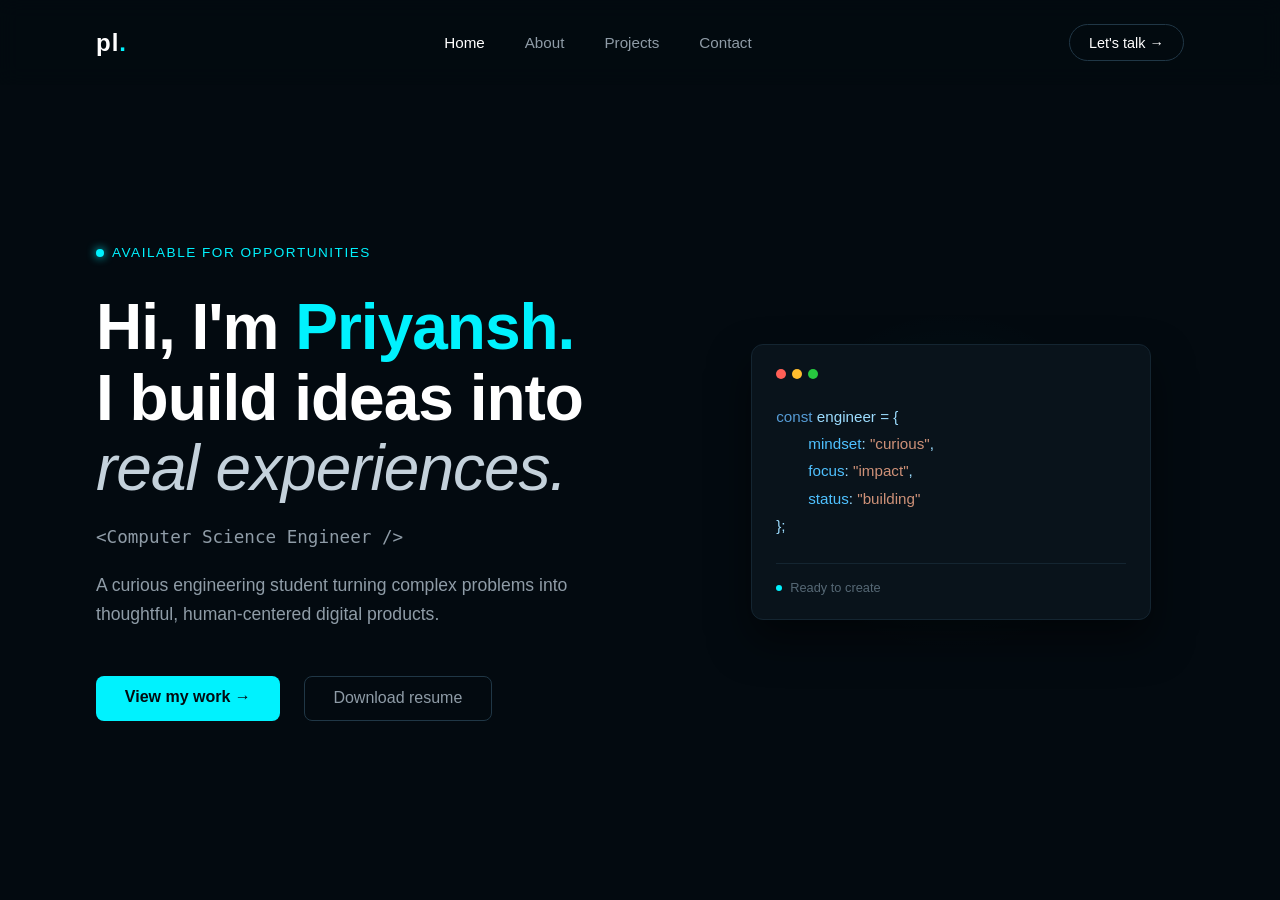
<file: index.html>
<!DOCTYPE html>
<html lang="en">
<head>
    <meta charset="UTF-8">
    <meta name="viewport" content="width=device-width, initial-scale=1.0">
    <title>Priyansh | Portfolio</title>
    <link rel="stylesheet" href="style.css">
</head>
<body>

    <!-- NAVBAR SECTION -->
    <nav class="navbar">
        <div class="logo">pl<span>.</span></div>
        <ul class="nav-links">
            <li><a href="#home" class="active">Home</a></li>
           <li><a href="about.html">About</a></li>
            <li><a href="projects.html">Projects</a></li>
            <li><a href="contact.html">Contact</a></li>
        </ul>
        <a href="https://wa.me/7224055132"   target="_blank"  class="btn-talk">Let's talk &rarr;</a>
    </nav>

    <!-- HERO SECTION -->
    <section id="home" class="hero-container">
        
        <!-- Left Content -->
        <div class="hero-content">
            <div class="badge">
                <span class="dot"></span> Available for opportunities
            </div>
            <h1>Hi, I'm <span class="accent-text">Priyansh.</span><br>I build ideas into <span class="italic-text">real experiences.</span></h1>
            <div class="tagline">&lt;Computer Science Engineer /&gt;</div>
            <p class="description">A curious engineering student turning complex problems into thoughtful, human-centered digital products.</p>
            
            <div class="cta-buttons">
                <a href="projects.html" class="btn-primary">View my work &rarr;</a>
                <a href="Priyansh_Lowanshi_Resume.pdf" class="btn-secondary" download>Download resume</a>
            </div>
        </div>

        <!-- Right Visual (Code Editor Windows) -->
        <div class="hero-visual">
            <div class="circle-bg"></div>
            <div class="code-box">
                <div class="code-header">
                    <span class="dot-win red"></span>
                    <span class="dot-win yellow"></span>
                    <span class="dot-win green"></span>
                </div>
                <div class="code-body">
                    <p><span class="keyword">const</span> <span class="variable">engineer</span> = {</p>
                    <p class="indent"><span class="property">mindset</span>: <span class="string">"curious"</span>,</p>
                    <p class="indent"><span class="property">focus</span>: <span class="string">"impact"</span>,</p>
                    <p class="indent"><span class="property">status</span>: <span class="string">"building"</span></p>
                    <p>};</p>
                </div>
                <div class="code-footer">
                    <span class="dot-footer"></span> Ready to create
                </div>
            </div>
        </div>

    </section>

  


</body>
</html>
</file>
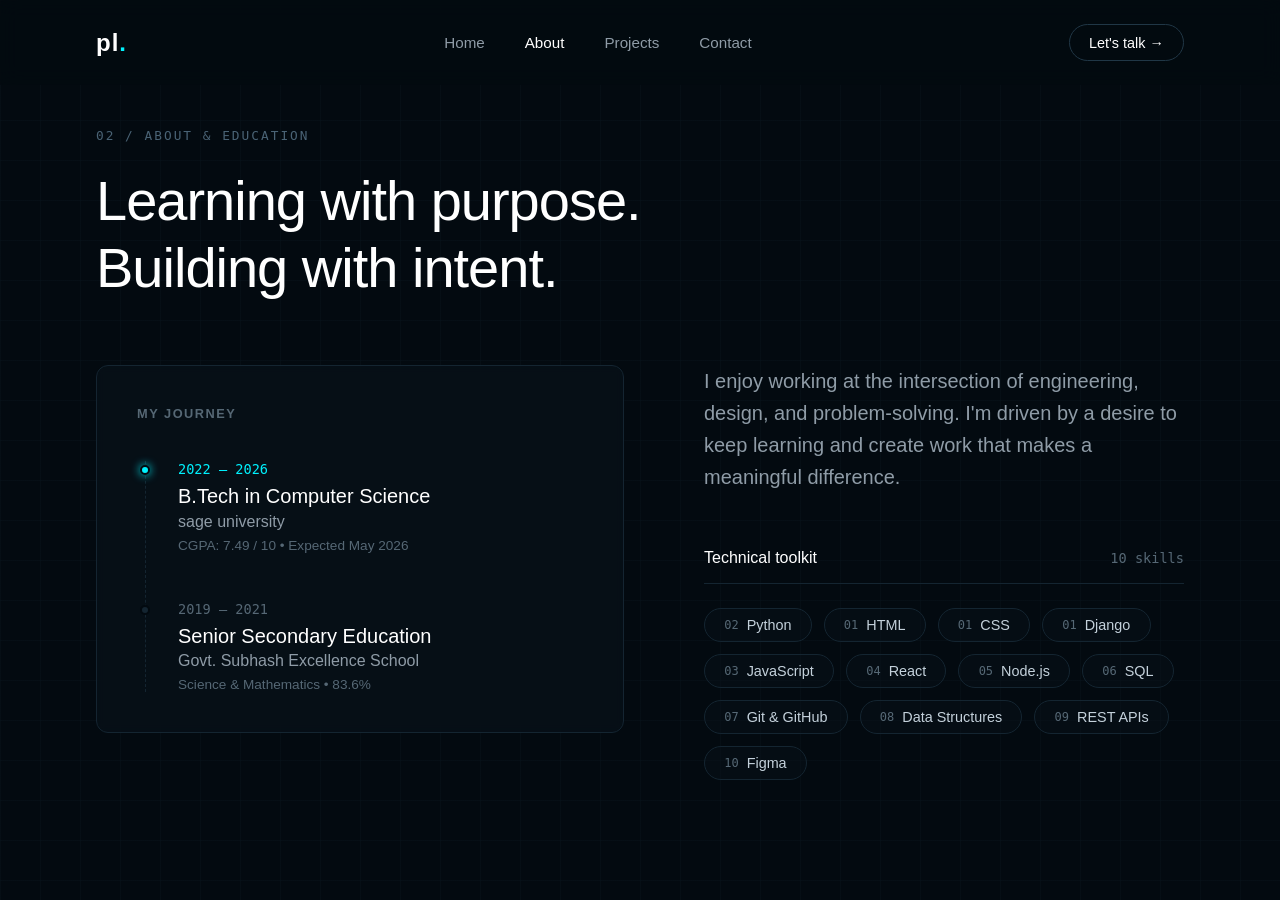
<file: about.html>
<!DOCTYPE html>
<html lang="en">
<head>
    <meta charset="UTF-8">
    <meta name="viewport" content="width=device-width, initial-scale=1.0">
    <title>Priyansh | Portfolio</title>
    <link rel="stylesheet" href="style.css">
</head>
<body>

    <!-- NAVBAR SECTION -->
    <nav class="navbar">
        <div class="logo">pl<span>.</span></div>
        <ul class="nav-links">
            <li><a href="index.html" >Home</a></li>
            <li><a href="about.html" class="active">About</a></li>
            <li><a href="projects.html">Projects</a></li>
            <li><a href="contact.html">Contact</a></li>
        </ul>
        <a href="https://wa.me/7224055132"   target="_blank"  class="btn-talk">Let's talk &rarr;</a>
    </nav>


    <!-- PAGE 2: ABOUT & EDUCATION SECTION -->
<section id="about" class="about-page-container">
    
    <!-- Top Sub-heading -->
    <div class="page-badge">02 / ABOUT & EDUCATION</div>
    
    <!-- Main Big Heading -->
    <h1 class="about-main-heading">Learning with purpose.<br>Building with intent.</h1>

    <!-- Two Column Layout -->
    <div class="about-grid-layout">
        
        <!-- Left Column: Education Timeline (My Journey Card) -->
        <div class="journey-card">
            <div class="card-header-text">MY JOURNEY</div>
            
            <div class="timeline">
                <!-- Education Item 1 -->
                <div class="timeline-item">
                    <div class="timeline-dot-active"></div>
                    <div class="timeline-date-active">2022 — 2026</div>
                    <h3 class="edu-title">B.Tech in Computer Science</h3>
                    <p class="edu-sub">sage university</p>
                    <p class="edu-meta">CGPA: 7.49 / 10 • Expected May 2026</p>
                </div>
                
                <!-- Education Item 2 -->
                <div class="timeline-item">
                    <div class="timeline-dot"></div>
                    <div class="timeline-date">2019 — 2021</div>
                    <h3 class="edu-title">Senior Secondary Education</h3>
                    <p class="edu-sub">Govt. Subhash Excellence School</p>
                    <p class="edu-meta">Science & Mathematics • 83.6%</p>
                </div>
            </div>
        </div>

        <!-- Right Column: Paragraph and Skills Toolkit -->
        <div class="skills-info-column">
            <p class="about-bio-text">
                I enjoy working at the intersection of engineering, design, and problem-solving. I'm driven by a desire to keep learning and create work that makes a meaningful difference.
            </p>

            <!-- Technical Toolkit Area -->
            <div class="toolkit-section">
                <div class="toolkit-header">
                    <span class="toolkit-title">Technical toolkit</span>
                    <span class="skills-count">10 skills</span>
                </div>

                <!-- Skills Tags Grid -->
                <div class="skills-tags-container">
                    
                    <span class="skill-tag"><span>02</span> Python</span>
                    <span class="skill-tag"><span>01</span> HTML</span>
                    <span class="skill-tag"><span>01</span> CSS</span>
                    <span class="skill-tag"><span>01</span> Django</span>                     
                    <span class="skill-tag"><span>03</span> JavaScript</span>
                    <span class="skill-tag"><span>04</span> React</span>
                    <span class="skill-tag"><span>05</span> Node.js</span>
                    <span class="skill-tag"><span>06</span> SQL</span>
                    <span class="skill-tag"><span>07</span> Git & GitHub</span>
                    <span class="skill-tag"><span>08</span> Data Structures</span>
                    <span class="skill-tag"><span>09</span> REST APIs</span>
                    <span class="skill-tag"><span>10</span> Figma</span>

                </div>
            </div>
        </div>

    </div>
</section>




</body>
</html>
</file>
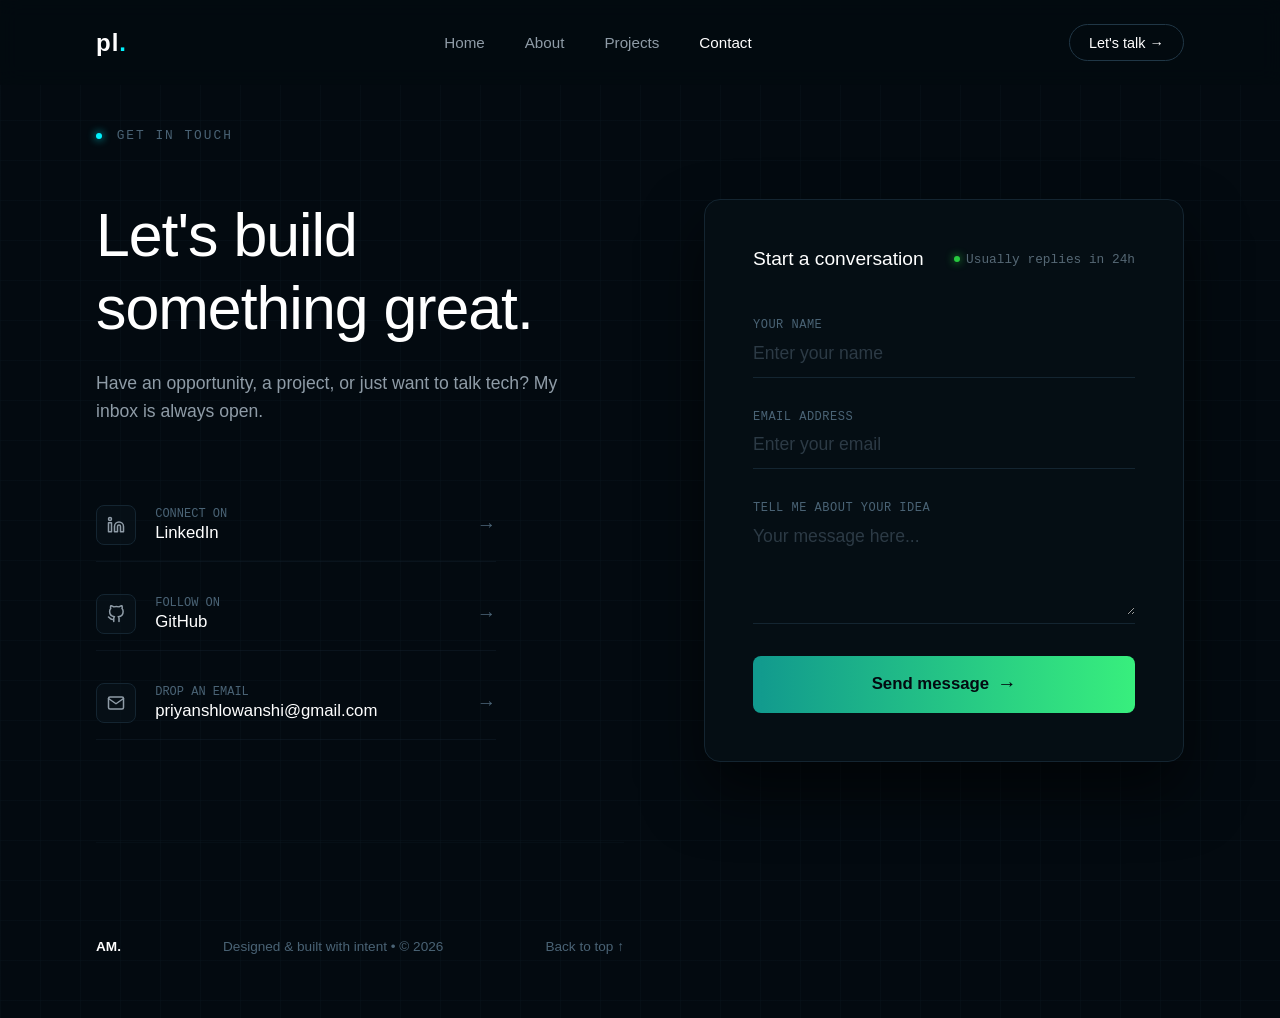
<file: contact.html>
<!DOCTYPE html>
<html lang="en">
<head>
    <meta charset="UTF-8">
    <meta name="viewport" content="width=device-width, initial-scale=1.0">
    <title>Priyansh | Portfolio</title>
    <link rel="stylesheet" href="style.css">
</head>
<body>

    <!-- NAVBAR SECTION -->
    <nav class="navbar">
        <div class="logo">pl<span>.</span></div>
        <ul class="nav-links">
            <li><a href="index.html">Home</a></li>
           <li><a href="about.html">About</a></li>
            <li><a href="projects.html">Projects</a></li>
            <li><a href="contact.html" class="active">Contact</a></li>
        </ul>
        <a href="https://wa.me/7224055132"   target="_blank"  class="btn-talk">Let's talk &rarr;</a>
        </nav>


<!-- ==================== PAGE 4: CONTACT SECTION ==================== -->
<section id="contact" class="about-page-container">
    
    <!-- Top Sub-heading -->
    <div class="page-badge"><span class="dot" style="display:inline-block; width:6px; height:6px; background-color:#00f2fe; border-radius:50%; margin-right:5px; box-shadow:0 0 8px #00f2fe;"></span> GET IN TOUCH</div>
    
    <!-- Main Content Grid -->
    <div class="about-grid-layout" style="margin-top: 2rem;">
        
        <!-- Left Column: Social Links & Email -->
        <div class="contact-left-links">
            <h1 class="about-main-heading" style="margin-bottom: 1.5rem; font-size: 3.8rem;">Let's build<br>something great.</h1>
            <p class="description" style="margin-bottom: 4rem;">Have an opportunity, a project, or just want to talk tech? My inbox is always open.</p>
            
            <!-- Social Rows -->
            <div class="social-rows-container">
                <!-- LinkedIn -->
                <a href="www.linkedin.com/in/priyansh-lowanshi-b2816832b" class="social-row">
                    <div class="social-icon-box">
                        <svg width="18" height="18" viewBox="0 0 24 24" fill="none" stroke="currentColor" stroke-width="2" stroke-linecap="round" stroke-linejoin="round"><path d="M16 8a6 6 0 0 1 6 6v7h-4v-7a2 2 0 0 0-2-2 2 2 0 0 0-2 2v7h-4v-7a6 6 0 0 1 6-6z"></path><rect x="2" y="9" width="4" height="12"></rect><circle cx="4" cy="4" r="2"></circle></svg>
                    </div>
                    <div class="social-text">
                        <span class="social-label">Connect on</span>
                        <span class="social-name">LinkedIn</span>
                    </div>
                    <span class="social-arrow">&rarr;</span>
                </a>

                <!-- GitHub -->
                <a href="https://github.com/priyanshlowanshi-oss" class="social-row">
                    <div class="social-icon-box">
                        <svg width="18" height="18" viewBox="0 0 24 24" fill="none" stroke="currentColor" stroke-width="2" stroke-linecap="round" stroke-linejoin="round"><path d="M9 19c-5 1.5-5-2.5-7-3m14 6v-3.87a3.37 3.37 0 0 0-.94-2.61c3.14-.35 6.44-1.54 6.44-7A5.44 5.44 0 0 0 20 4.77 5.07 5.07 0 0 0 19.91 1S18.73.65 16 2.48a13.38 13.38 0 0 0-7 0C6.27.65 5.09 1 5.09 1A5.07 5.07 0 0 0 5 4.77a5.44 5.44 0 0 0-1.5 3.78c0 5.42 3.3 6.61 6.44 7A3.37 3.37 0 0 0 9 18.13V22"></path></svg>
                    </div>
                    <div class="social-text">
                        <span class="social-label">Follow on</span>
                        <span class="social-name">GitHub</span>
                    </div>
                    <span class="social-arrow">&rarr;</span>
                </a>

                <!-- Email -->
                <a href="mailto:priyanshlowanshi@gmail.com" class="social-row">
                    <div class="social-icon-box">
                        <svg width="18" height="18" viewBox="0 0 24 24" fill="none" stroke="currentColor" stroke-width="2" stroke-linecap="round" stroke-linejoin="round"><path d="M4 4h16c1.1 0 2 .9 2 2v12c0 1.1-.9 2-2 2H4c-1.1 0-2-.9-2-2V6c0-1.1.9-2 2-2z"></path><polyline points="22,6 12,13 2,6"></polyline></svg>
                    </div>
                    <div class="social-text">
                        <span class="social-label">Drop an email</span>
                        <span class="social-name">priyanshlowanshi@gmail.com</span>
                    </div>
                    <span class="social-arrow">&rarr;</span>
                </a>
            </div>
        </div>


<!-- Right Column: Premium Contact Box Form -->
<div class="contact-form-card">

    <div class="form-card-header">
        <span class="form-title">Start a conversation</span>

        <span class="form-status-tag">
            <span class="status-dot"></span>
            Usually replies in 24h
        </span>
    </div>

    <form action="https://api.web3forms.com/submit"
          method="POST"
          class="premium-interactive-form">

        <!-- Web3Forms Access Key -->
        <input type="hidden"
               name="access_key"
               value="bd349cba-bc21-42c0-b23c-d39bf526b432">


        <!-- Name -->
        <div class="interactive-form-group">
            <label for="name">Your name</label>
            <input type="text"
                   id="name"
                   name="name"
                   placeholder="Enter your name"
                   required>
        </div>

        <!-- Email -->
        <div class="interactive-form-group">
            <label for="email">Email address</label>
            <input type="email"
                   id="email"
                   name="email"
                   placeholder="Enter your email"
                   required>
        </div>

        <!-- Message -->
        <div class="interactive-form-group">
            <label for="message">Tell me about your idea</label>
            <textarea id="message"
                      rows="4"
                      name="message"
                      placeholder="Your message here..."
                      required></textarea>
        </div>

        <!-- Submit Button -->
        <button type="submit" class="form-submit-glow-btn">
            Send message <span class="btn-arrow">&rarr;</span>
        </button>

    </form>
</div>


               
    <!-- PRESET PREMIUM MINI FOOTER -->
    <div class="premium-footer-bar">
        <div class="footer-logo">AM.</div>
        <div class="footer-center-text">Designed & built with intent • © 2026</div>
        <a href="contact.html" class="back-to-top-link">Back to top &uarr;</a>
    </div>

</section>


</body>
</html>
</file>
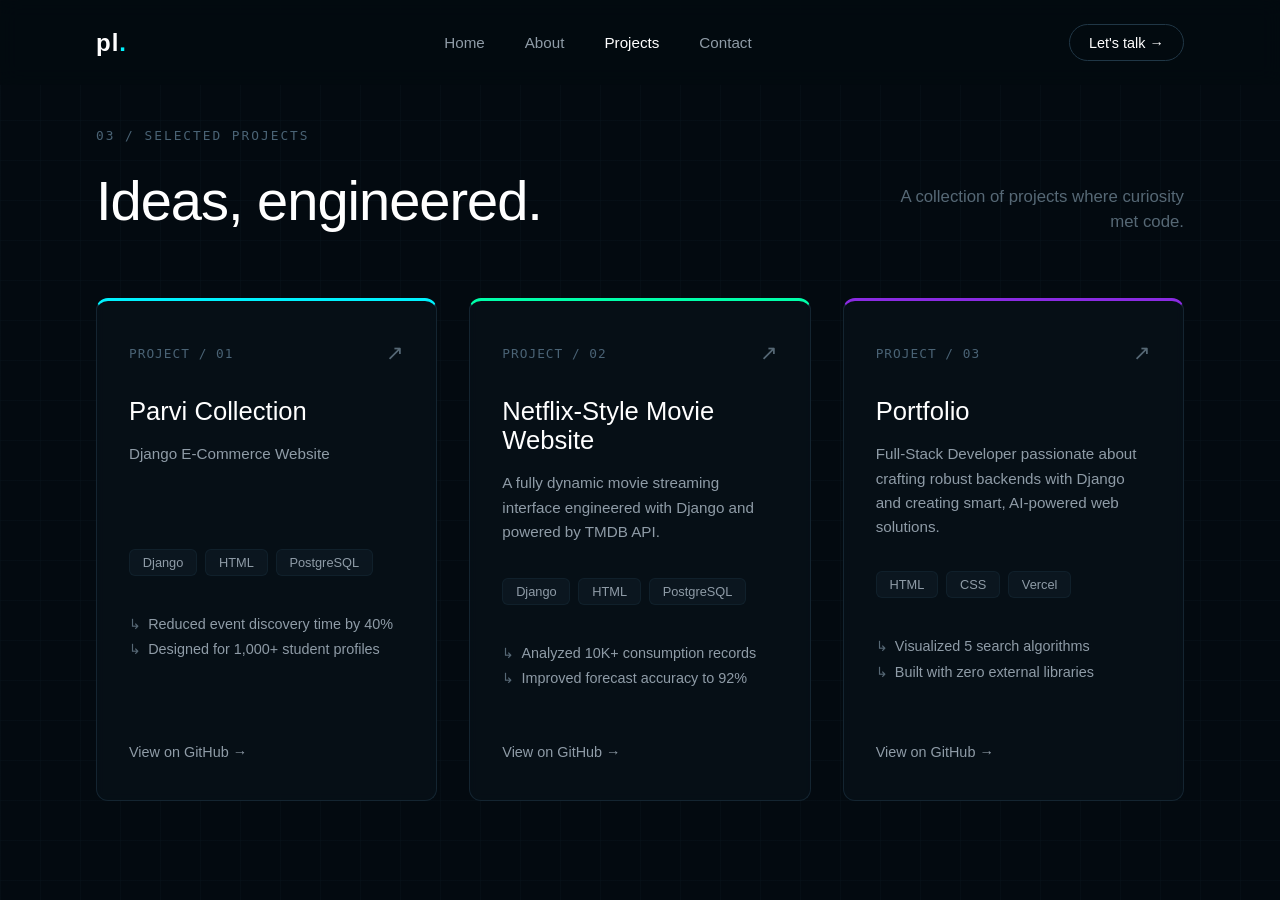
<file: projects.html>
<!DOCTYPE html>
<html lang="en">
<head>
    <meta charset="UTF-8">
    <meta name="viewport" content="width=device-width, initial-scale=1.0">
    <title>Priyansh | Portfolio</title>
    <link rel="stylesheet" href="style.css">
</head>
<body>

    <!-- NAVBAR SECTION -->
    <nav class="navbar">
        <div class="logo">pl<span>.</span></div>
        <ul class="nav-links">
            <li><a href="index.html">Home</a></li>
           <li><a href="about.html">About</a></li>
            <li><a href="projects.html" class="active">Projects</a></li>
            <li><a href="contact.html">Contact</a></li>
        </ul>
        <a href="https://wa.me/7224055132"   target="_blank"  class="btn-talk">Let's talk &rarr;</a>
    </nav>


<!-- ==================== PAGE 3: PROJECTS ==================== -->
<section id="projects" class="about-page-container">
    
    <!-- Top Sub-heading -->
    <div class="page-badge">03 / SELECTED PROJECTS</div>
    
    <!-- Main Header Grid -->
    <div class="projects-header-flex">
        <h1 class="about-main-heading" style="margin-bottom: 0;">Ideas, engineered.</h1>
        <p class="projects-sub-text">A collection of projects where curiosity<br>met code.</p>
    </div>

    <!-- 3-Column Projects Grid -->
    <div class="projects-triple-grid">
        
        <!-- Project 1: Campus Connect -->
        <div class="project-premium-card border-cyan">
            <div class="proj-card-top">
                <span class="proj-id">PROJECT / 01</span>
                <a href="https://parvicollection.onrender.com/" class="proj-arrow-link">&nearr;</a>
            </div>
            <h2 class="proj-main-title">Parvi Collection</h2>
            <p class="proj-desc-text">  Django E-Commerce Website</p>
            
            <div class="proj-tech-pills">
                <span>Django</span>
                <span>HTML</span>
                <span>PostgreSQL</span>
            </div>
            
            <ul class="proj-bullet-metrics">
                <li>Reduced event discovery time by 40%</li>
                <li>Designed for 1,000+ student profiles</li>
            </ul>
            
            <a href="https://github.com/priyanshlowanshi-oss/parvicollection.git" class="github-footer-link">View on GitHub &rarr;</a>
        </div>

        <!-- Project 2: EcoTrack -->
        <div class="project-premium-card border-green">
            <div class="proj-card-top">
                <span class="proj-id">PROJECT / 02</span>
                <a href="https://github.com/priyanshlowanshi-oss/netflix.git" class="proj-arrow-link">&nearr;</a>
            </div>
            <h2 class="proj-main-title">Netflix-Style Movie Website</h2>
            <p class="proj-desc-text">A fully dynamic movie streaming interface engineered with Django and powered by TMDB API.</p>
            
            <div class="proj-tech-pills">
                <span>Django</span>
                <span>HTML</span>
                <span>PostgreSQL</span>
            </div>
            
            <ul class="proj-bullet-metrics">
                <li>Analyzed 10K+ consumption records</li>
                <li>Improved forecast accuracy to 92%</li>
            </ul>
            
            <a href="https://github.com/priyanshlowanshi-oss/netflix.git" class="github-footer-link">View on GitHub &rarr;</a>
        </div>

        <!-- Project 3: Pathfinding Visualizer -->
        <div class="project-premium-card border-purple">
            <div class="proj-card-top">
                <span class="proj-id">PROJECT / 03</span>
                <a href="https://portfoliyo-mauve.vercel.app/" class="proj-arrow-link">&nearr;</a>
            </div>
            <h2 class="proj-main-title">Portfolio </h2>
            <p class="proj-desc-text">Full-Stack Developer passionate about crafting robust backends with Django and creating smart, AI-powered web solutions.</p>
            
            <div class="proj-tech-pills">
                <span>HTML</span>
                <span>CSS</span>
                <span>Vercel</span>
            </div>
            
            <ul class="proj-bullet-metrics">
                <li>Visualized 5 search algorithms</li>
                <li>Built with zero external libraries</li>
            </ul>
            
            <a href="https://github.com/priyanshlowanshi-oss/portfoliyo.git" class="github-footer-link">View on GitHub &rarr;</a>
        </div>

    </div>
</section>



</body>
</html>
</file>
<file: style.css>
/* GENERAL STYLES */
* {
    margin: 0;
    padding: 0;
    box-sizing: border-box;
    font-family: 'Segoe UI', Arial, sans-serif;
    scroll-behavior: smooth;
}

body {
    background-color: #030a10; /* Dark premium background */
    color: #ffffff;
    min-height: 100vh;
    overflow-x: hidden;
}

/* NAVBAR */
.navbar {
    display: flex;
    justify-content: space-between;
    align-items: center;
    padding: 1.5rem 6rem;
    position: fixed;
    width: 100%;
    top: 0;
    z-index: 1000;
    background-color: rgba(3, 10, 16, 0.8);
    backdrop-filter: blur(10px);
}

.navbar .logo {
    font-size: 1.5rem;
    font-weight: 700;
    letter-spacing: 1px;
}

.navbar .logo span {
    color: #00f2fe;
}

.nav-links {
    display: flex;
    list-style: none;
    gap: 2.5rem;
}

.nav-links li a {
    color: #8f9ca7;
    text-decoration: none;
    font-size: 0.95rem;
    transition: color 0.3s;
}

.nav-links li a:hover, .nav-links li a.active {
    color: #ffffff;
}

.btn-talk {
    border: 1px solid #203746;
    padding: 0.6rem 1.2rem;
    border-radius: 20px;
    color: #ffffff;
    text-decoration: none;
    font-size: 0.9rem;
    transition: all 0.3s;
}

.btn-talk:hover {
    border-color: #00f2fe;
    color: #00f2fe;
}

/* HERO SECTION LAYOUT */
.hero-container {
    display: flex;
    align-items: center;
    justify-content: space-between;
    padding: 8rem 6rem 4rem 6rem;
    min-height: 100vh;
    gap: 4rem;
}

/* LEFT CONTENT */
.hero-content {
    flex: 1.2;
    max-width: 650px;
}

.badge {
    display: inline-flex;
    align-items: center;
    gap: 8px;
    color: #00f2fe;
    font-size: 0.85rem;
    text-transform: uppercase;
    letter-spacing: 1.5px;
    margin-bottom: 2rem;
}

.badge .dot {
    width: 8px;
    height: 8px;
    background-color: #00f2fe;
    border-radius: 5px;
    box-shadow: 0 0 10px #00f2fe;
}

.hero-content h1 {
    font-size: 4rem;
    font-weight: 600;
    line-height: 1.1;
    margin-bottom: 1.5rem;
    letter-spacing: -1px;
}

.accent-text {
    color: #00f2fe; /* Teal Accent Color */
}

.italic-text {
    font-style: italic;
    font-weight: 300;
    color: #c4d1db;
}

.tagline {
    color: #8f9ca7;
    font-family: monospace;
    font-size: 1.1rem;
    margin-bottom: 1.5rem;
}

.description {
    color: #8f9ca7;
    font-size: 1.1rem;
    line-height: 1.6;
    margin-bottom: 3rem;
    max-width: 500px;
}

/* BUTTONS */
.cta-buttons {
    display: flex;
    gap: 1.5rem;
}

.btn-primary {
    background-color: #00f2fe;
    color: #030a10;
    padding: 0.8rem 1.8rem;
    border-radius: 8px;
    text-decoration: none;
    font-weight: 600;
    transition: opacity 0.3s;
}

.btn-primary:hover {
    opacity: 0.9;
}

.btn-secondary {
    border: 1px solid #203746;
    color: #8f9ca7;
    padding: 0.8rem 1.8rem;
    border-radius: 8px;
    text-decoration: none;
    transition: all 0.3s;
}

.btn-secondary:hover {
    border-color: #ffffff;
    color: #ffffff;
}

/* RIGHT VISUAL (CODE BOX) */
.hero-visual {
    flex: 1;
    position: relative;
    display: flex;
    justify-content: center;
    align-items: center;
}

.circle-bg {
    position: absolute;
    width: 350px;
    height: 350px;
    background: radial-gradient(circle, rgba(0,242,254,0.05) 0%, rgba(3,10,16,0) 70%);
    border-radius: 50%;
    z-index: 1;
}

.code-box {
    background-color: #09131b;
    border: 1px solid #142531;
    border-radius: 12px;
    width: 100%;
    max-width: 400px;
    padding: 1.5rem;
    box-shadow: 0 20px 40px rgba(0,0,0,0.5);
    z-index: 2;
    font-family: 'Courier New', Courier, monospace;
}

.code-header {
    display: flex;
    gap: 6px;
    margin-bottom: 1.5rem;
}

.dot-win {
    width: 10px;
    height: 10px;
    border-radius: 50%;
}
.red { background-color: #ff5f56; }
.yellow { background-color: #ffbd2e; }
.green { background-color: #27c93f; }

.code-body {
    color: #9cdcfe;
    font-size: 0.95rem;
    line-height: 1.8;
    margin-bottom: 1.5rem;
}

.indent { padding-left: 2rem; }
.keyword { color: #569cd6; }
.variable { color: #9cdcfe; }
.property { color: #4fc1ff; }
.string { color: #ce9178; }

.code-footer {
    display: flex;
    align-items: center;
    gap: 8px;
    color: #566875;
    font-size: 0.8rem;
    border-top: 1px solid #142531;
    padding-top: 1rem;
}

.dot-footer {
    width: 6px;
    height: 6px;
    background-color: #00f2fe;
    border-radius: 50%;
}

/* RESPONSIVE MEDIA QUERIES (मोबाइल फ्रेंडली) */
@media (max-width: 1024px) {
    .navbar { padding: 1.5rem 2rem; }
    .hero-container { padding: 8rem 2rem 4rem 2rem; gap: 2rem; }
    .hero-content h1 { font-size: 3rem; }
}

@media (max-width: 768px) {
    .navbar .nav-links, .btn-talk { display: none; } /* सिम्पल रखने के लिए मोबाइल पर लिंक्स हाइड किए */
    .hero-container { flex-direction: column; text-align: center; justify-content: center; padding-top: 6rem; }
    .hero-content { display: flex; flex-direction: column; align-items: center; }
    .description { max-width: 100%; }
    .cta-buttons { width: 100%; justify-content: center; }
    .hero-visual { width: 100%; margin-top: 2rem; }
}





/* ===================================================
   PAGE 2: ABOUT & EDUCATION SECTION STYLES
   =================================================== */

.about-page-container {
    padding: 8rem 6rem 4rem 6rem;
    min-height: 100vh;
    display: flex;
    flex-direction: column;
    background-color: #030a10;
    /* Background Grid Blueprint Lines Layout */
    background-image: 
        linear-gradient(rgba(20, 37, 49, 0.15) 1px, transparent 1px),
        linear-gradient(90deg, rgba(20, 37, 49, 0.15) 1px, transparent 1px);
    background-size: 40px 40px;
}

.page-badge {
    color: #4a6375;
    font-size: 0.8rem;
    font-family: monospace;
    letter-spacing: 2px;
    margin-bottom: 1.5rem;
}

.about-main-heading {
    font-size: 3.5rem;
    font-weight: 500;
    line-height: 1.2;
    color: #ffffff;
    margin-bottom: 4rem;
    letter-spacing: -1px;
}

/* GRID LAYOUT FOR TWO COLUMNS */
.about-grid-layout {
    display: grid;
    grid-template-columns: 1.1fr 1fr;
    gap: 5rem;
    align-items: start;
}

/* LEFT COLUMN - MY JOURNEY CARD */
.journey-card {
    background-color: rgba(9, 19, 27, 0.6);
    border: 1px solid #142531;
    border-radius: 12px;
    padding: 2.5rem;
    backdrop-filter: blur(5px);
}

.card-header-text {
    font-size: 0.8rem;
    color: #566875;
    letter-spacing: 1.5px;
    font-weight: 600;
    margin-bottom: 2.5rem;
}

/* TIMELINE DESIGN */
.timeline {
    position: relative;
    border-left: 1px dashed #142531;
    padding-left: 2rem;
    margin-left: 0.5rem;
}

.timeline-item {
    position: relative;
    margin-bottom: 3rem;
}

.timeline-item:last-child {
    margin-bottom: 0;
}

/* Dots inside timeline */
.timeline-dot-active, .timeline-dot {
    position: absolute;
    left: -2.35rem;
    top: 4px;
    width: 10px;
    height: 10px;
    border-radius: 50%;
}

.timeline-dot-active {
    background-color: #00f2fe;
    box-shadow: 0 0 10px #00f2fe;
    border: 2px solid #030a10;
}

.timeline-dot {
    background-color: #142531;
    border: 2px solid #030a10;
}

/* Dates */
.timeline-date-active {
    color: #00f2fe;
    font-size: 0.85rem;
    font-family: monospace;
    margin-bottom: 0.5rem;
}

.timeline-date {
    color: #566875;
    font-size: 0.85rem;
    font-family: monospace;
    margin-bottom: 0.5rem;
}

.edu-title {
    color: #ffffff;
    font-size: 1.25rem;
    font-weight: 500;
    margin-bottom: 0.3rem;
}

.edu-sub {
    color: #8f9ca7;
    font-size: 1rem;
    margin-bottom: 0.4rem;
}

.edu-meta {
    color: #566875;
    font-size: 0.85rem;
}

/* RIGHT COLUMN - TEXT & TOOLKIT */
.skills-info-column {
    display: flex;
    flex-direction: column;
    gap: 3.5rem;
}

.about-bio-text {
    color: #8f9ca7;
    font-size: 1.25rem;
    line-height: 1.6;
    font-weight: 300;
}

/* TOOLKIT SECTION */
.toolkit-header {
    display: flex;
    justify-content: space-between;
    align-items: center;
    border-bottom: 1px solid #142531;
    padding-bottom: 1rem;
    margin-bottom: 1.5rem;
}

.toolkit-title {
    color: #ffffff;
    font-size: 1rem;
    font-weight: 500;
}

.skills-count {
    color: #566875;
    font-size: 0.85rem;
    font-family: monospace;
}

/* PILL TAGS GRID */
.skills-tags-container {
    display: flex;
    flex-wrap: wrap;
    gap: 12px;
}

.skill-tag {
    background-color: rgba(9, 19, 27, 0.4);
    border: 1px solid #142531;
    padding: 0.5rem 1.2rem;
    border-radius: 20px;
    font-size: 0.9rem;
    color: #c4d1db;
    display: inline-flex;
    align-items: center;
    gap: 8px;
    transition: all 0.3s ease;
    cursor: default;
}

.skill-tag span {
    color: #566875;
    font-family: monospace;
    font-size: 0.75rem;
}

.skill-tag:hover {
    border-color: #00f2fe;
    color: #ffffff;
    transform: translateY(-2px);
    background-color: rgba(0, 242, 254, 0.02);
}

/* RESPONSIVE DESIGN (FOR TABLETS & MOBILES) */
@media (max-width: 1024px) {
    .about-page-container { padding: 6rem 2rem 4rem 2rem; }
    .about-main-heading { font-size: 2.8rem; }
    .about-grid-layout { grid-template-columns: 1fr; gap: 3.5rem; }
}

@media (max-width: 600px) {
    .about-main-heading { font-size: 2.2rem; }
    .journey-card { padding: 1.5rem; }
    .about-bio-text { font-size: 1.1rem; }
}





/* ===================================================
   PAGE 3: PROJECTS SECTION (3-COLUMN LAYOUT)
   =================================================== */

.projects-header-flex {
    display: flex;
    justify-content: space-between;
    align-items: flex-end;
    width: 100%;
    margin-bottom: 4rem;
}

.projects-sub-text {
    color: #566875;
    font-size: 1.05rem;
    line-height: 1.5;
    text-align: right;
    font-weight: 300;
}

/* 3 Column Layout Grid */
.projects-triple-grid {
    display: grid;
    grid-template-columns: repeat(3, 1fr);
    gap: 2rem;
    width: 100%;
}

/* Base Card Design */
.project-premium-card {
    background-color: rgba(9, 19, 27, 0.6);
    border: 1px solid #142531;
    border-radius: 12px;
    padding: 2.5rem 2rem;
    display: flex;
    flex-direction: column;
    position: relative;
    backdrop-filter: blur(5px);
    transition: transform 0.3s ease, border-color 0.3s ease;
}

/* Hover Lift Effect */
.project-premium-card:hover {
    transform: translateY(-6px);
}

/* Top Border Color Variants */
.border-cyan { border-top: 3px solid #00f2fe; }
.border-green { border-top: 3px solid #00ffaa; }
.border-purple { border-top: 3px solid #8a2be2; }

.border-cyan:hover { border-color: #00f2fe; }
.border-green:hover { border-color: #00ffaa; }
.border-purple:hover { border-color: #8a2be2; }

/* Inside Card Components */
.proj-card-top {
    display: flex;
    justify-content: space-between;
    align-items: center;
    margin-bottom: 2rem;
}

.proj-id {
    color: #4a6375;
    font-family: monospace;
    font-size: 0.8rem;
    letter-spacing: 1px;
}

.proj-arrow-link {
    color: #566875;
    text-decoration: none;
    font-size: 1.3rem;
    transition: color 0.2s;
}

.project-premium-card:hover .proj-arrow-link {
    color: #ffffff;
}

.proj-main-title {
    font-size: 1.6rem;
    font-weight: 500;
    color: #ffffff;
    margin-bottom: 1rem;
}

.proj-desc-text {
    color: #8f9ca7;
    font-size: 0.95rem;
    line-height: 1.6;
    margin-bottom: 2rem;
    min-height: 75px; /* Keeps card content aligned */
}

/* Technology Tags */
.proj-tech-pills {
    display: flex;
    flex-wrap: wrap;
    gap: 8px;
    margin-bottom: 2.5rem;
}

.proj-tech-pills span {
    background-color: rgba(20, 37, 49, 0.4);
    border: 1px solid rgba(20, 37, 49, 0.7);
    padding: 0.3rem 0.8rem;
    border-radius: 6px;
    font-size: 0.8rem;
    color: #8f9ca7;
}

.border-cyan:hover .proj-tech-pills span { color: #00f2fe; border-color: rgba(0, 242, 254, 0.3); }
.border-green:hover .proj-tech-pills span { color: #00ffaa; border-color: rgba(0, 255, 170, 0.3); }
.border-purple:hover .proj-tech-pills span { color: #cc99ff; border-color: rgba(138, 43, 226, 0.3); }

/* Bullet Points Styles */
.proj-bullet-metrics {
    list-style: none;
    margin-bottom: 3rem;
}

.proj-bullet-metrics li {
    color: #8f9ca7;
    font-size: 0.9rem;
    margin-bottom: 0.6rem;
    position: relative;
    padding-left: 1.2rem;
}

/* Custom minimal bullet arrow icon style */
.proj-bullet-metrics li::before {
    content: "↳";
    position: absolute;
    left: 0;
    color: #566875;
}

/* Github Footer Link */
.github-footer-link {
    color: #8f9ca7;
    text-decoration: none;
    font-size: 0.9rem;
    font-weight: 500;
    margin-top: auto; /* Pushes link to bottom of card */
    transition: color 0.2s;
}

.project-premium-card:hover .github-footer-link {
    color: #ffffff;
}

/* RESPONSIVE LAYOUT FOR SMALLER SCREENS */
@media (max-width: 1100px) {
    .projects-triple-grid {
        grid-template-columns: repeat(2, 1fr);
    }
    .projects-header-flex {
        flex-direction: column;
        align-items: flex-start;
        gap: 1rem;
    }
    .projects-sub-text {
        text-align: left;
    }
}

@media (max-width: 768px) {
    .projects-triple-grid {
        grid-template-columns: 1fr;
    }
    .proj-desc-text {
        min-height: auto;
    }
}





/* ===================================================
   PAGE 4: CONTACT & PREMIUM FOOTER STYLES
   =================================================== */

.contact-left-links {
    display: flex;
    flex-direction: column;
}

/* Social Rows Styling */
.social-rows-container {
    display: flex;
    flex-direction: column;
    gap: 1rem;
    max-width: 400px;
    width: 100%;
}

.social-row {
    display: flex;
    align-items: center;
    padding: 1rem 0;
    border-bottom: 1px solid rgba(20, 37, 49, 0.4);
    text-decoration: none;
    color: #8f9ca7;
    transition: all 0.3s ease;
}

.social-icon-box {
    width: 40px;
    height: 40px;
    background-color: rgba(9, 19, 27, 0.6);
    border: 1px solid #142531;
    border-radius: 8px;
    display: flex;
    justify-content: center;
    align-items: center;
    margin-right: 1.2rem;
    color: #8f9ca7;
    transition: all 0.3s ease;
}

.social-text {
    display: flex;
    flex-direction: column;
    flex-grow: 1;
}

.social-label {
    font-size: 0.75rem;
    color: #4a6375;
    font-family: monospace;
    text-transform: uppercase;
}

.social-name {
    font-size: 1.05rem;
    color: #ffffff;
    font-weight: 500;
    margin-top: 2px;
}

.social-arrow {
    font-size: 1.2rem;
    color: #4a6375;
    transition: transform 0.3s ease, color 0.3s ease;
}

/* Social Hover Effects */
.social-row:hover {
    border-bottom-color: #00f2fe;
}

.social-row:hover .social-icon-box {
    border-color: #00f2fe;
    color: #00f2fe;
    background-color: rgba(0, 242, 254, 0.02);
}

.social-row:hover .social-arrow {
    transform: translateX(5px);
    color: #00f2fe;
}

/* RIGHT COLUMN - CONTACT FORM CARD */
.contact-form-card {
    background-color: #050e14;
    border: 1px solid #142531;
    border-radius: 16px;
    padding: 3rem;
    box-shadow: 0 30px 60px rgba(0,0,0,0.6);
    width: 100%;
}

.form-card-header {
    display: flex;
    justify-content: space-between;
    align-items: center;
    margin-bottom: 3rem;
}

.form-title {
    font-size: 1.2rem;
    color: #ffffff;
    font-weight: 500;
}

.form-status-tag {
    font-size: 0.8rem;
    color: #566875;
    font-family: monospace;
    display: flex;
    align-items: center;
    gap: 6px;
}

.status-dot {
    width: 6px;
    height: 6px;
    background-color: #27c93f;
    border-radius: 50%;
    box-shadow: 0 0 8px #27c93f;
}

/* Interactive Input Groups */
.interactive-form-group {
    display: flex;
    flex-direction: column;
    margin-bottom: 2rem;
    border-bottom: 1px solid #142531;
    padding-bottom: 0.5rem;
}

.interactive-form-group label {
    font-size: 0.75rem;
    color: #4a6375;
    text-transform: uppercase;
    font-family: monospace;
    letter-spacing: 0.5px;
    margin-bottom: 6px;
}

.interactive-form-group input, 
.interactive-form-group textarea {
    background: transparent;
    border: none;
    outline: none;
    color: #ffffff;
    font-size: 1.1rem;
    padding: 0.3rem 0;
    width: 100%;
}

.interactive-form-group input::placeholder,
.interactive-form-group textarea::placeholder {
    color: #2c3a45;
}

/* Active Highlight on Focus */
.interactive-form-group:focus-within {
    border-bottom-color: #00f2fe;
}
.interactive-form-group:focus-within label {
    color: #00f2fe;
}

/* Cyan Solid Glow Button */
.form-submit-glow-btn {
    background-color: #38ef7d; /* Cyan Mint Palette */
    background: linear-gradient(to right, #11998e, #38ef7d); 
    background-color: #2bebc8; /* Cyan visual match from image */
    color: #030a10;
    width: 100%;
    padding: 1.1rem;
    border: none;
    border-radius: 8px;
    font-size: 1.05rem;
    font-weight: 600;
    cursor: pointer;
    display: flex;
    justify-content: center;
    align-items: center;
    gap: 8px;
    margin-top: 1rem;
    transition: opacity 0.3s ease, box-shadow 0.3s ease;
}

.form-submit-glow-btn:hover {
    opacity: 0.95;
    box-shadow: 0 0 20px rgba(43, 235, 200, 0.4);
}

.btn-arrow {
    font-size: 1.2rem;
}

/* PREMIUM MINIMALIST FOOTER */
.premium-footer-bar {
    margin-top: auto; /* Pushes footer to absolute bottom of page container */
    padding-top: 6rem;
    display: flex;
    justify-content: space-between;
    align-items: center;
    width: 100%;
    border-top: 1px solid rgba(20, 37, 49, 0.2);
    color: #4a6375;
    font-size: 0.85rem;
}

.footer-logo {
    font-weight: 700;
    color: #ffffff;
}

.footer-center-text {
    font-weight: 300;
}

.back-to-top-link {
    color: #4a6375;
    text-decoration: none;
    transition: color 0.2s;
}

.back-to-top-link:hover {
    color: #ffffff;
}

/* RESPONSIVE LAYOUT FOR MOBILE */
@media (max-width: 900px) {
    .contact-form-card {
        padding: 2rem 1.5rem;
    }
    .about-main-heading {
        font-size: 2.8rem;
    }
    .premium-footer-bar {
        flex-direction: column;
        gap: 1rem;
        text-align: center;
        padding-top: 4rem;
    }
}
</file>
